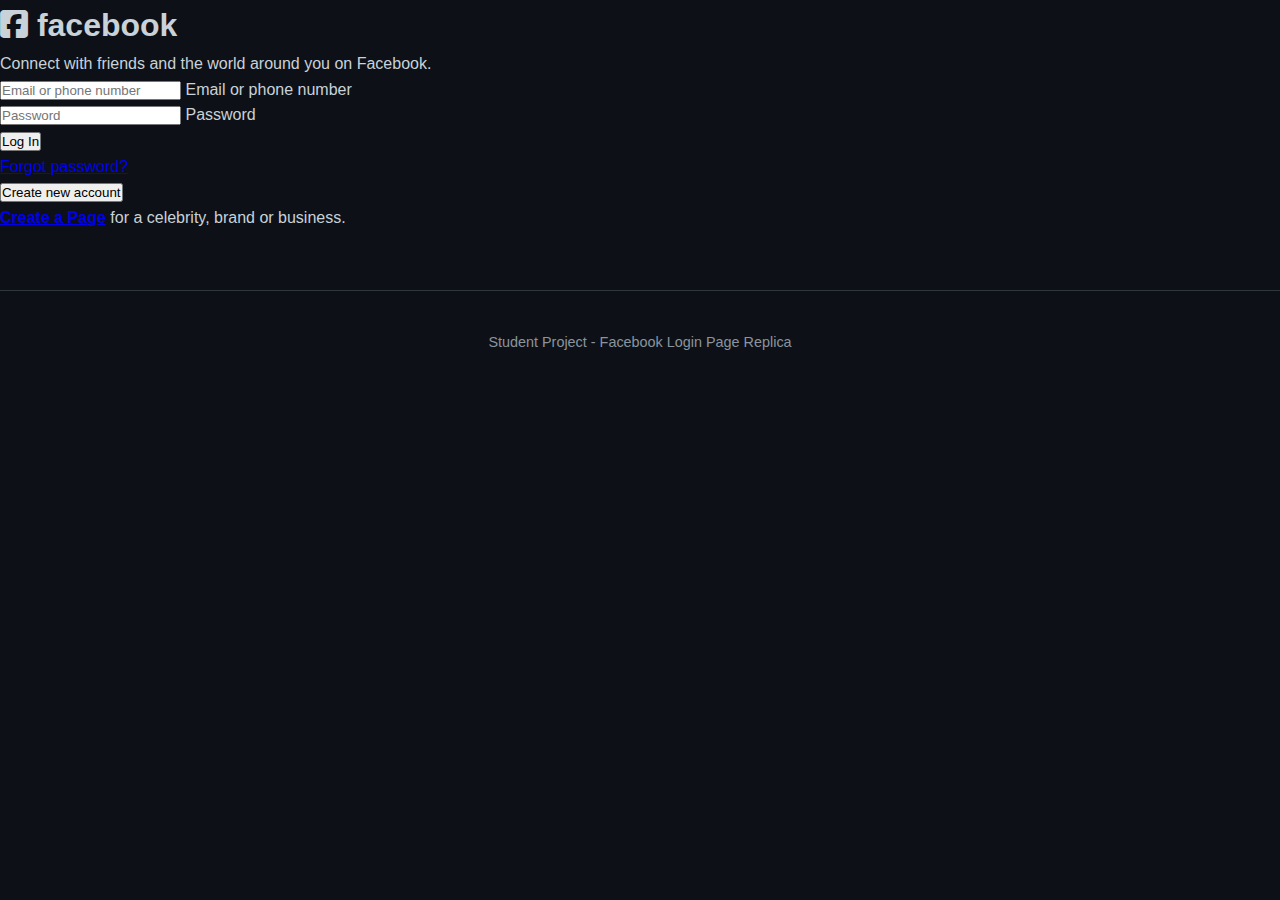
<file: index.html>
<!DOCTYPE html>
<html lang="en">
<head>
    <meta charset="UTF-8">
    <meta name="viewport" content="width=device-width, initial-scale=1.0">
    <title>Facebook - Log In or Sign Up</title>
    <link rel="stylesheet" href="styles.css">
    <link rel="stylesheet" href="https://cdnjs.cloudflare.com/ajax/libs/font-awesome/6.4.0/css/all.min.css">
</head>
<body>
<main class="facebook-container">
    <div class="login-box">
        <!-- Логотип Facebook -->
        <div class="logo-section">
            <h1 class="facebook-logo">
                <i class="fab fa-facebook-square"></i>
                <span>facebook</span>
            </h1>
            <p class="tagline">Connect with friends and the world around you on Facebook.</p>
        </div>

        <!-- Форма входа -->
        <form class="login-form">
            <div class="form-group">
                <input type="text" id="email" name="email" placeholder="Email or phone number" required>
                <label for="email" class="visually-hidden">Email or phone number</label>
            </div>

            <div class="form-group">
                <input type="password" id="password" name="password" placeholder="Password" required>
                <label for="password" class="visually-hidden">Password</label>
            </div>

            <button type="submit" class="login-btn">Log In</button>

            <div class="form-links">
                <a href="#" class="forgot-link">Forgot password?</a>
            </div>

            <div class="divider"></div>

            <button type="button" class="create-btn">Create new account</button>
        </form>

        <p class="create-page">
            <a href="#"><strong>Create a Page</strong></a> for a celebrity, brand or business.
        </p>
    </div>
</main>

<footer class="footer">
    <p>Student Project - Facebook Login Page Replica</p>
</footer>
</body>
</html>
</file>
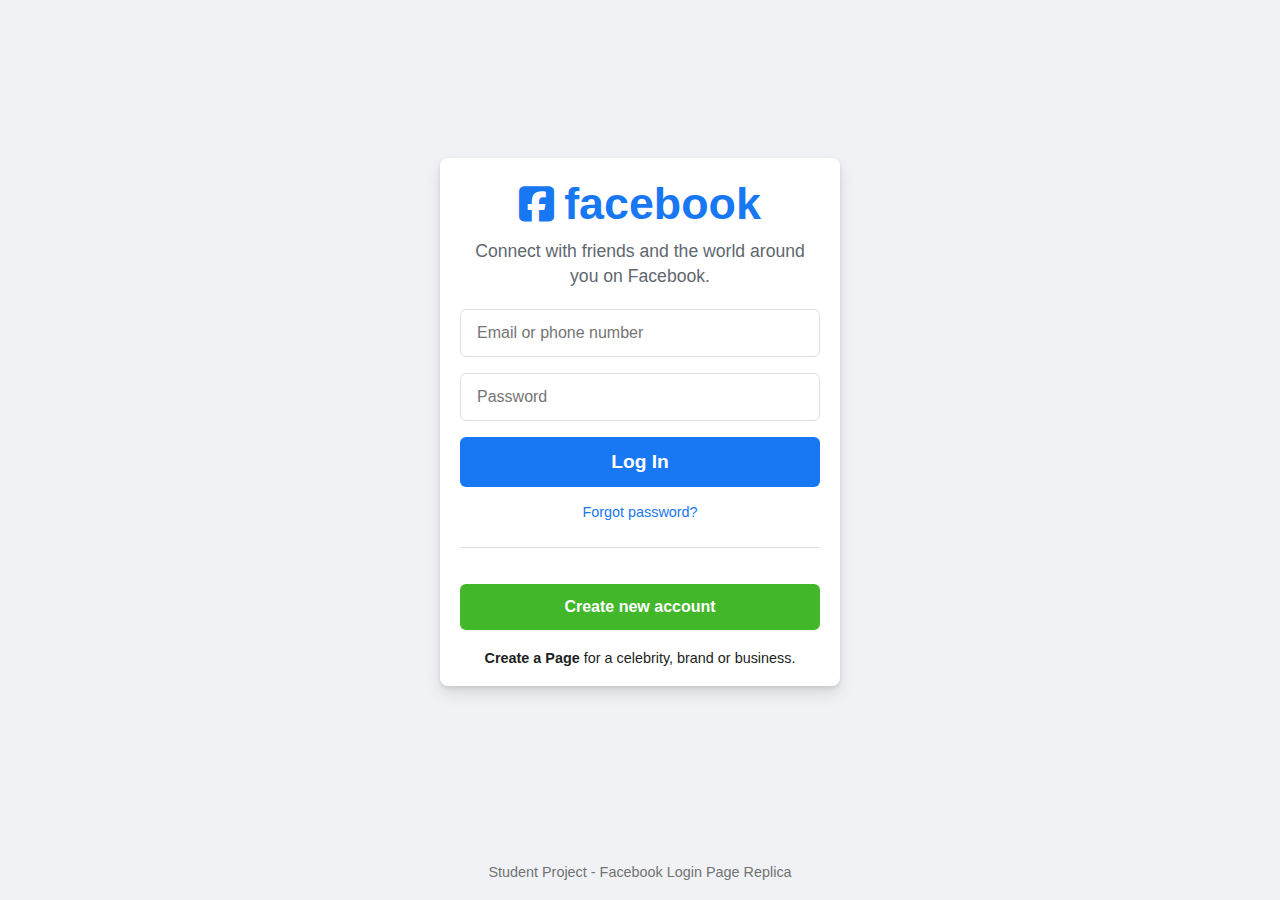
<file: index1.html>
<!DOCTYPE html>
<html lang="en">
<head>
    <meta charset="UTF-8">
    <meta name="viewport" content="width=device-width, initial-scale=1.0">
    <title>Facebook - Log In or Sign Up</title>
    <link rel="stylesheet" href="styles1.css">
    <link rel="stylesheet" href="https://cdnjs.cloudflare.com/ajax/libs/font-awesome/6.4.0/css/all.min.css">
</head>
<body>
<main class="facebook-container">
    <div class="login-box">

        <div class="logo-section">
            <h1 class="facebook-logo">
                <i class="fab fa-facebook-square"></i>
                <span>facebook</span>
            </h1>
            <p class="tagline">Connect with friends and the world around you on Facebook.</p>
        </div>


        <form class="login-form">
            <div class="form-group">
                <input type="text" id="email" name="email" placeholder="Email or phone number" required>
                <label for="email" class="visually-hidden">Email or phone number</label>
            </div>

            <div class="form-group">
                <input type="password" id="password" name="password" placeholder="Password" required>
                <label for="password" class="visually-hidden">Password</label>
            </div>

            <button type="submit" class="login-btn">Log In</button>

            <div class="form-links">
                <a href="#" class="forgot-link">Forgot password?</a>
            </div>

            <div class="divider"></div>

            <button type="button" class="create-btn">Create new account</button>
        </form>

        <p class="create-page">
            <a href="#"><strong>Create a Page</strong></a> for a celebrity, brand or business.
        </p>
    </div>
</main>

<footer class="footer">
    <p>Student Project - Facebook Login Page Replica</p>
</footer>
</body>
</html>
</file>
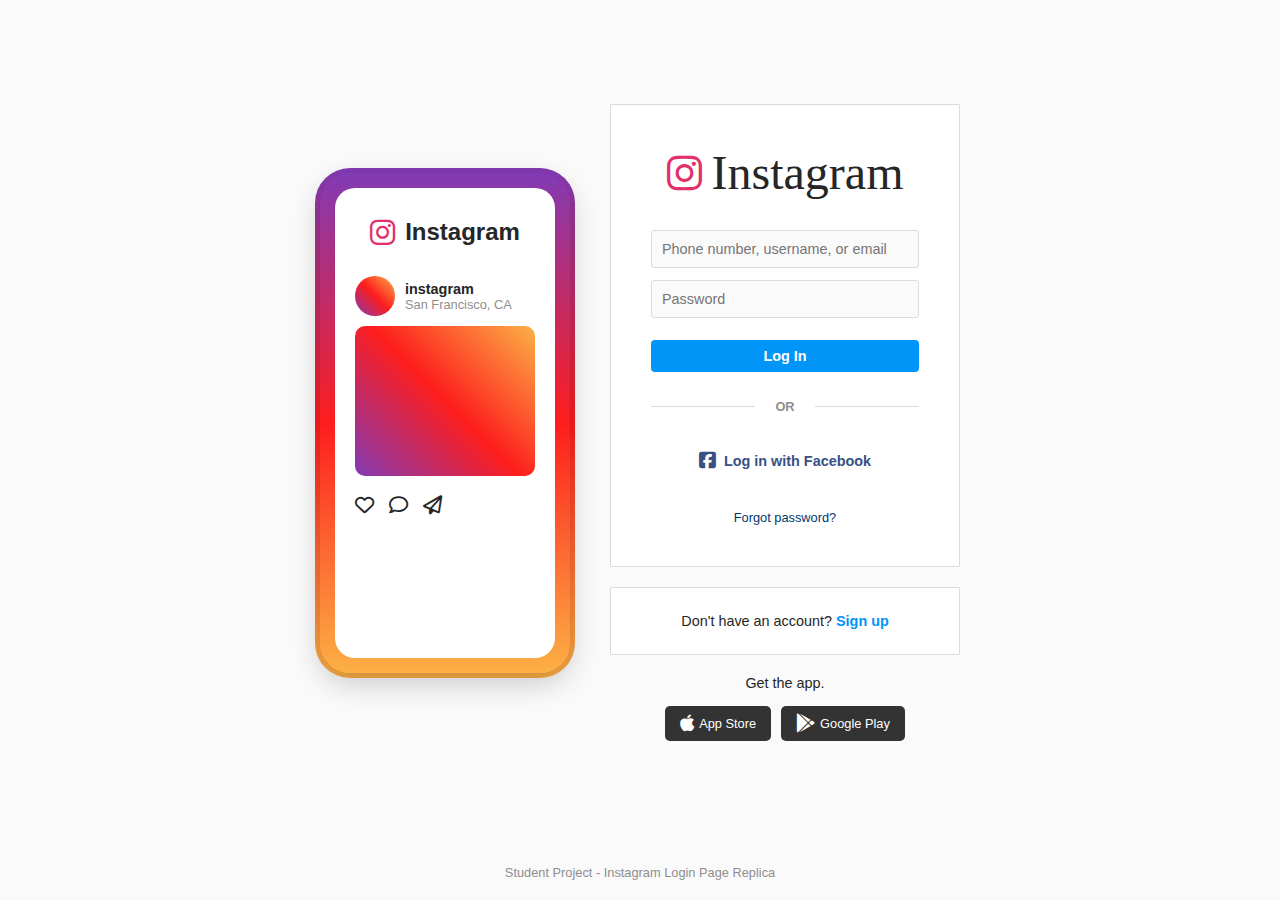
<file: index2.html>
<!DOCTYPE html>
<html lang="en">
<head>
    <meta charset="UTF-8">
    <meta name="viewport" content="width=device-width, initial-scale=1.0">
    <title>Instagram Login</title>
    <link rel="stylesheet" href="styles2.css">
    <link rel="stylesheet" href="https://cdnjs.cloudflare.com/ajax/libs/font-awesome/6.4.0/css/all.min.css">
</head>
<body>
<main class="instagram-container">
    <div class="phone-mockup">

        <div class="phone-screen">
            <div class="screen-content">
                <div class="screen-app">
                    <i class="fab fa-instagram"></i>
                    <span>Instagram</span>
                </div>
                <div class="screen-post">
                    <div class="post-header">
                        <div class="post-avatar"></div>
                        <div class="post-user">
                            <div class="username">instagram</div>
                            <div class="location">San Francisco, CA</div>
                        </div>
                    </div>
                    <div class="post-image"></div>
                    <div class="post-actions">
                        <i class="far fa-heart"></i>
                        <i class="far fa-comment"></i>
                        <i class="far fa-paper-plane"></i>
                    </div>
                </div>
            </div>
        </div>
    </div>

    <div class="login-section">
        <div class="login-box">

            <div class="logo-section">
                <h1 class="instagram-logo">
                    <i class="fab fa-instagram"></i>
                    <span>Instagram</span>
                </h1>
            </div>


            <form class="login-form">
                <div class="form-group">
                    <input type="text" id="username" name="username" placeholder="Phone number, username, or email" required>
                    <label for="username" class="visually-hidden">Phone number, username, or email</label>
                </div>

                <div class="form-group">
                    <input type="password" id="password" name="password" placeholder="Password" required>
                    <label for="password" class="visually-hidden">Password</label>
                </div>

                <button type="submit" class="login-btn">Log In</button>

                <div class="divider-section">
                    <div class="divider"></div>
                    <span class="divider-text">OR</span>
                    <div class="divider"></div>
                </div>


                <div class="social-login">
                    <a href="#" class="facebook-login">
                        <i class="fab fa-facebook-square"></i>
                        <span>Log in with Facebook</span>
                    </a>
                </div>

                <div class="forgot-link">
                    <a href="#">Forgot password?</a>
                </div>
            </form>
        </div>


        <div class="signup-box">
            <p>Don't have an account? <a href="#" class="signup-link">Sign up</a></p>
        </div>


        <div class="app-download">
            <p>Get the app.</p>
            <div class="app-buttons">
                <a href="#" class="app-btn">
                    <i class="fab fa-apple"></i>
                    <span>App Store</span>
                </a>
                <a href="#" class="app-btn">
                    <i class="fab fa-google-play"></i>
                    <span>Google Play</span>
                </a>
            </div>
        </div>
    </div>
</main>

<footer class="footer">
    <p>Student Project - Instagram Login Page Replica</p>
</footer>
</body>
</html>
</file>
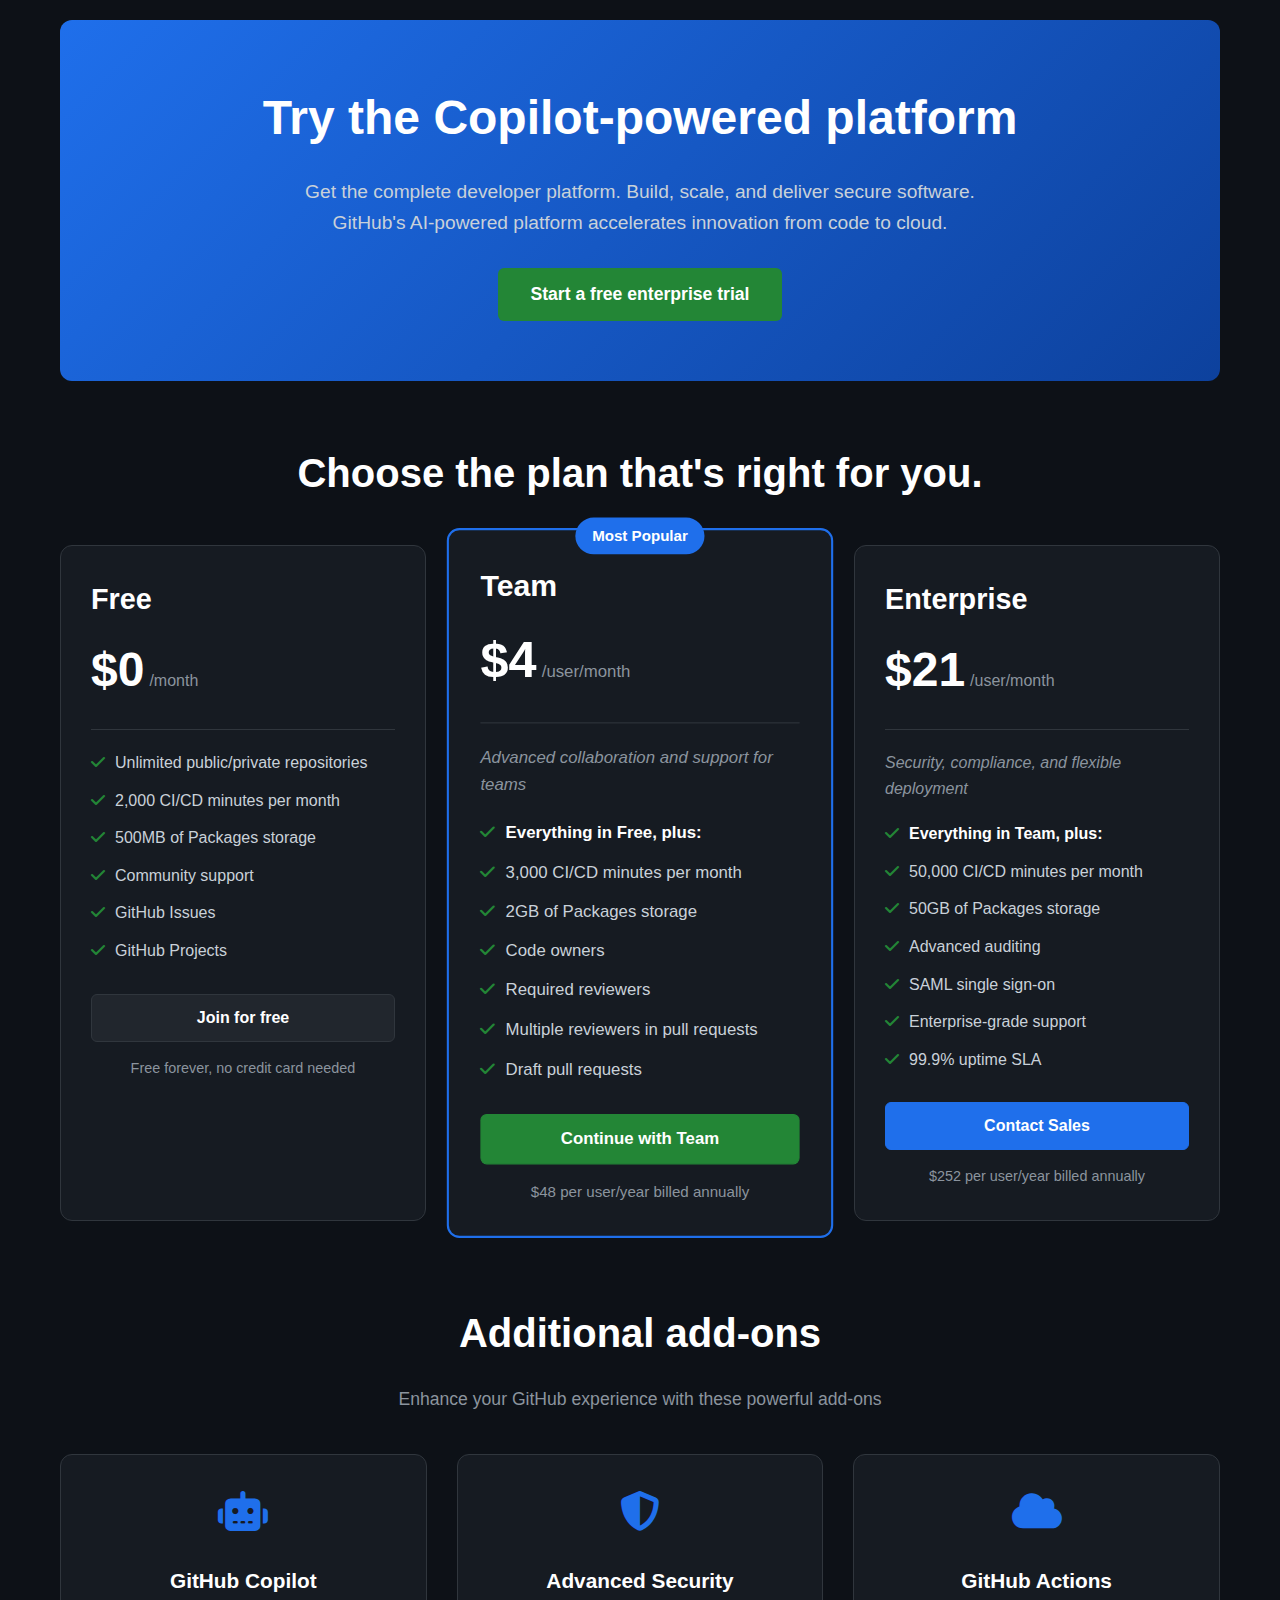
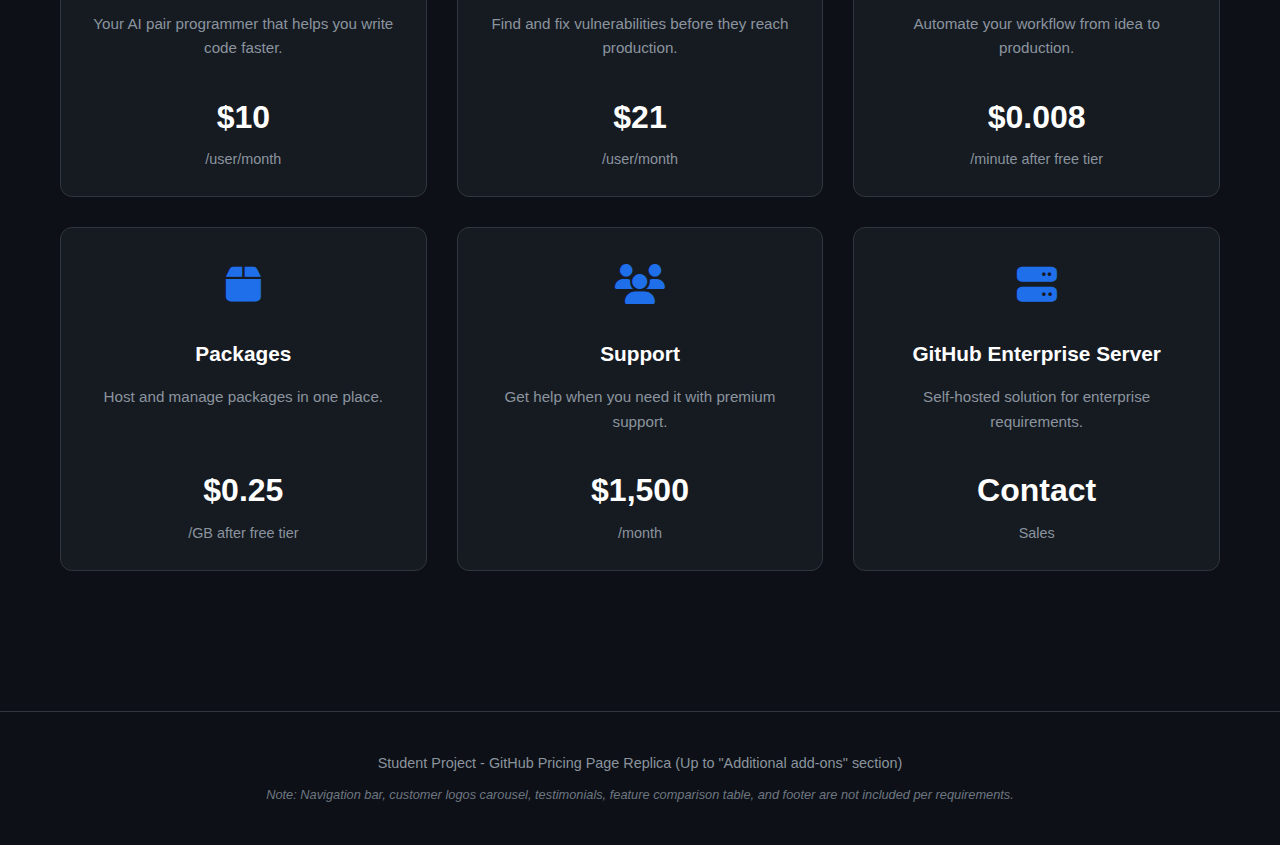
<file: index3.html>
<!DOCTYPE html>
<html lang="en">
<head>
    <meta charset="UTF-8">
    <meta name="viewport" content="width=device-width, initial-scale=1.0">
    <title>GitHub Pricing</title>
    <link rel="stylesheet" href="styles3.css">
    <link rel="stylesheet" href="https://cdnjs.cloudflare.com/ajax/libs/font-awesome/6.4.0/css/all.min.css">
</head>
<body>
<main class="github-container">

    <section class="hero-section">
        <div class="hero-content">
            <h1 class="hero-title">Try the Copilot-powered platform</h1>
            <p class="hero-description">
                Get the complete developer platform. Build, scale, and deliver secure software.
                GitHub's AI-powered platform accelerates innovation from code to cloud.
            </p>
            <button class="hero-cta">Start a free enterprise trial</button>
        </div>
    </section>


    <section class="pricing-section">
        <h2 class="section-title">Choose the plan that's right for you.</h2>

        <div class="pricing-cards">

            <div class="pricing-card">
                <div class="card-header">
                    <h3 class="plan-name">Free</h3>
                    <div class="plan-price">
                        <span class="price-amount">$0</span>
                        <span class="price-period">/month</span>
                    </div>
                </div>
                <ul class="plan-features">
                    <li><i class="fas fa-check"></i> Unlimited public/private repositories</li>
                    <li><i class="fas fa-check"></i> 2,000 CI/CD minutes per month</li>
                    <li><i class="fas fa-check"></i> 500MB of Packages storage</li>
                    <li><i class="fas fa-check"></i> Community support</li>
                    <li><i class="fas fa-check"></i> GitHub Issues</li>
                    <li><i class="fas fa-check"></i> GitHub Projects</li>
                </ul>
                <button class="plan-btn free-btn">Join for free</button>
                <div class="plan-note">Free forever, no credit card needed</div>
            </div>


            <div class="pricing-card popular">
                <div class="popular-badge">Most Popular</div>
                <div class="card-header">
                    <h3 class="plan-name">Team</h3>
                    <div class="plan-price">
                        <span class="price-amount">$4</span>
                        <span class="price-period">/user/month</span>
                    </div>
                </div>
                <p class="plan-description">Advanced collaboration and support for teams</p>
                <ul class="plan-features">
                    <li><i class="fas fa-check"></i> <strong>Everything in Free, plus:</strong></li>
                    <li><i class="fas fa-check"></i> 3,000 CI/CD minutes per month</li>
                    <li><i class="fas fa-check"></i> 2GB of Packages storage</li>
                    <li><i class="fas fa-check"></i> Code owners</li>
                    <li><i class="fas fa-check"></i> Required reviewers</li>
                    <li><i class="fas fa-check"></i> Multiple reviewers in pull requests</li>
                    <li><i class="fas fa-check"></i> Draft pull requests</li>
                </ul>
                <button class="plan-btn team-btn">Continue with Team</button>
                <div class="plan-note">$48 per user/year billed annually</div>
            </div>


            <div class="pricing-card">
                <div class="card-header">
                    <h3 class="plan-name">Enterprise</h3>
                    <div class="plan-price">
                        <span class="price-amount">$21</span>
                        <span class="price-period">/user/month</span>
                    </div>
                </div>
                <p class="plan-description">Security, compliance, and flexible deployment</p>
                <ul class="plan-features">
                    <li><i class="fas fa-check"></i> <strong>Everything in Team, plus:</strong></li>
                    <li><i class="fas fa-check"></i> 50,000 CI/CD minutes per month</li>
                    <li><i class="fas fa-check"></i> 50GB of Packages storage</li>
                    <li><i class="fas fa-check"></i> Advanced auditing</li>
                    <li><i class="fas fa-check"></i> SAML single sign-on</li>
                    <li><i class="fas fa-check"></i> Enterprise-grade support</li>
                    <li><i class="fas fa-check"></i> 99.9% uptime SLA</li>
                </ul>
                <button class="plan-btn enterprise-btn">Contact Sales</button>
                <div class="plan-note">$252 per user/year billed annually</div>
            </div>
        </div>
    </section>


    <section class="addons-section">
        <h2 class="section-title">Additional add-ons</h2>
        <p class="section-subtitle">Enhance your GitHub experience with these powerful add-ons</p>

        <div class="addons-grid">

            <div class="addon-card">
                <div class="addon-icon">
                    <i class="fas fa-robot"></i>
                </div>
                <h3 class="addon-title">GitHub Copilot</h3>
                <p class="addon-description">Your AI pair programmer that helps you write code faster.</p>
                <div class="addon-price">
                    <span class="price">$10</span>
                    <span class="period">/user/month</span>
                </div>
            </div>


            <div class="addon-card">
                <div class="addon-icon">
                    <i class="fas fa-shield-alt"></i>
                </div>
                <h3 class="addon-title">Advanced Security</h3>
                <p class="addon-description">Find and fix vulnerabilities before they reach production.</p>
                <div class="addon-price">
                    <span class="price">$21</span>
                    <span class="period">/user/month</span>
                </div>
            </div>


            <div class="addon-card">
                <div class="addon-icon">
                    <i class="fas fa-cloud"></i>
                </div>
                <h3 class="addon-title">GitHub Actions</h3>
                <p class="addon-description">Automate your workflow from idea to production.</p>
                <div class="addon-price">
                    <span class="price">$0.008</span>
                    <span class="period">/minute after free tier</span>
                </div>
            </div>


            <div class="addon-card">
                <div class="addon-icon">
                    <i class="fas fa-box"></i>
                </div>
                <h3 class="addon-title">Packages</h3>
                <p class="addon-description">Host and manage packages in one place.</p>
                <div class="addon-price">
                    <span class="price">$0.25</span>
                    <span class="period">/GB after free tier</span>
                </div>
            </div>


            <div class="addon-card">
                <div class="addon-icon">
                    <i class="fas fa-users"></i>
                </div>
                <h3 class="addon-title">Support</h3>
                <p class="addon-description">Get help when you need it with premium support.</p>
                <div class="addon-price">
                    <span class="price">$1,500</span>
                    <span class="period">/month</span>
                </div>
            </div>


            <div class="addon-card">
                <div class="addon-icon">
                    <i class="fas fa-server"></i>
                </div>
                <h3 class="addon-title">GitHub Enterprise Server</h3>
                <p class="addon-description">Self-hosted solution for enterprise requirements.</p>
                <div class="addon-price">
                    <span class="price">Contact</span>
                    <span class="period">Sales</span>
                </div>
            </div>
        </div>
    </section>
</main>

<footer class="footer">
    <p>Student Project - GitHub Pricing Page Replica (Up to "Additional add-ons" section)</p>
    <p class="note">Note: Navigation bar, customer logos carousel, testimonials, feature comparison table, and footer are not included per requirements.</p>
</footer>
</body>
</html>
</file>
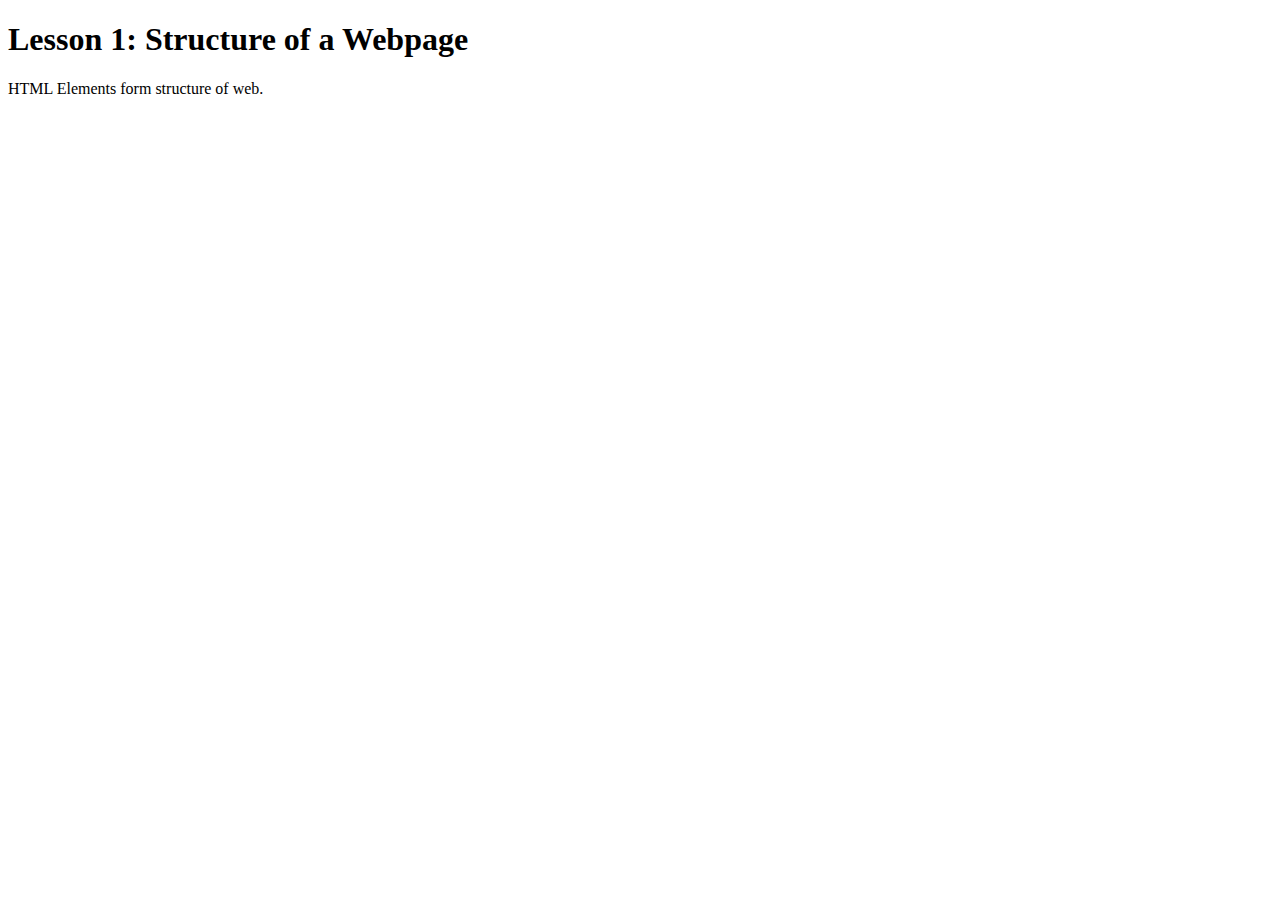
<file: udacity.html>
<!DOCTYPE html>
<html lang="en">
<head>
  <meta charset="UTF-8">
  <title>Udacity Lesson 1</title>
</head>
<body>

  <h1>Lesson 1: Structure of a Webpage</h1>
  <p>HTML Elements form structure of web.</p>

</body>
</html>
</file>
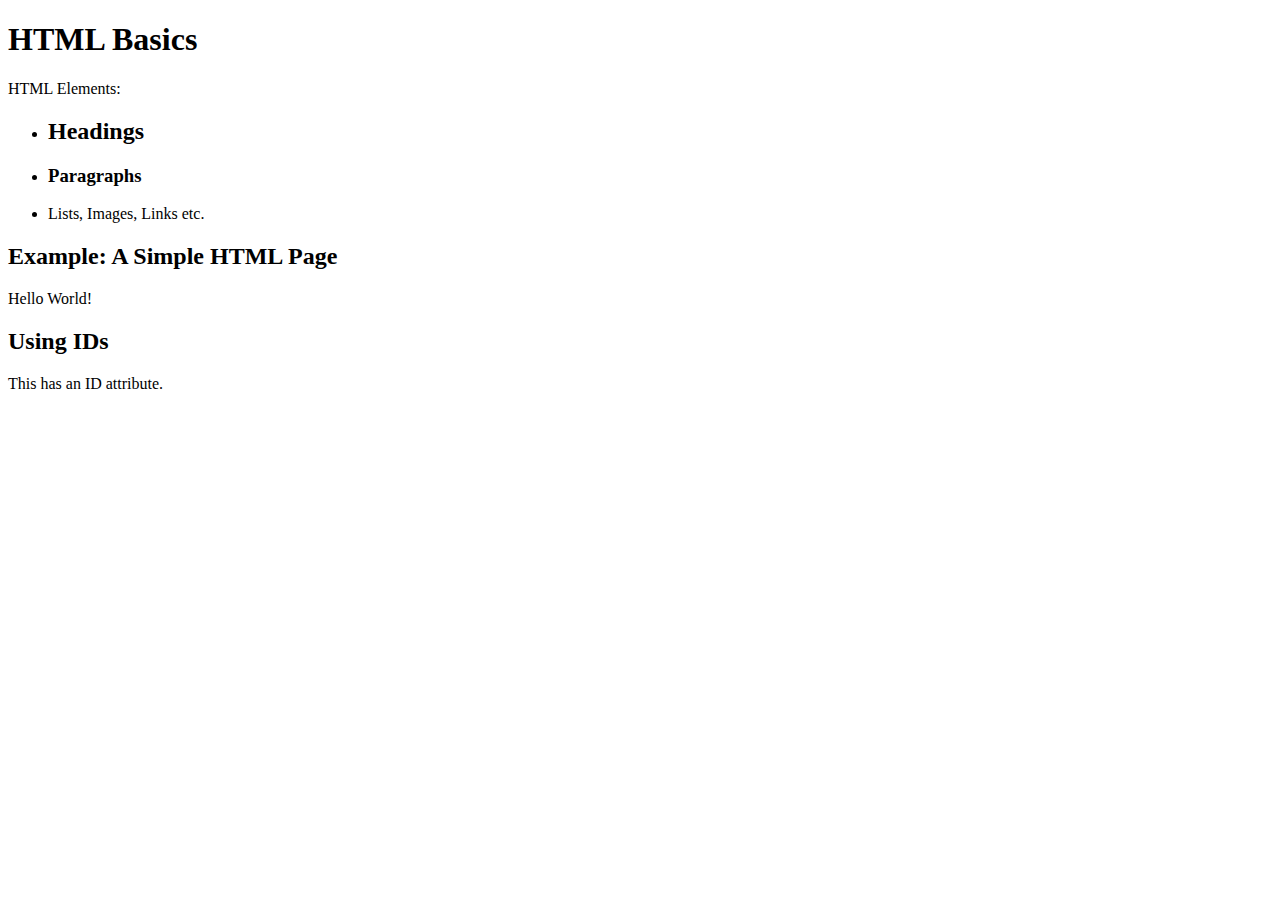
<file: w3exmpl.html>
<!DOCTYPE html>
<html lang="en">
<head>
  <meta charset="UTF-8">
  <title>W3Schools HTML Examples</title>
</head>
<body>

  <h1>HTML Basics</h1>
  <p>HTML Elements:</p>
  <ul>
    <li><h2>Headings</h2></li>
    <li><h3>Paragraphs</h3></li>
    <li><p>Lists, Images, Links etc.</p></li>
  </ul>

  <h2>Example: A Simple HTML Page</h2>
  <p>Hello World!</p>

  <h2>Using IDs</h2>
  <p id="demo">This has an ID attribute.</p>

</body>
</html>
</file>
<file: styles.css>
* {
    margin: 0;
    padding: 0;
    box-sizing: border-box;
    font-family: -apple-system, BlinkMacSystemFont, 'Segoe UI', Helvetica, Arial, sans-serif;
}

body {
    background-color: #0d1117;
    color: #c9d1d9;
    line-height: 1.6;
}

.github-container {
    max-width: 1200px;
    margin: 0 auto;
    padding: 20px;
}


.hero-section {
    text-align: center;
    padding: 60px 20px;
    background: linear-gradient(135deg, #1f6feb 0%, #0d419d 100%);
    border-radius: 12px;
    margin-bottom: 60px;
}

.hero-content {
    max-width: 800px;
    margin: 0 auto;
}

.hero-title {
    font-size: 3rem;
    font-weight: 700;
    margin-bottom: 20px;
    color: white;
}

.hero-description {
    font-size: 1.2rem;
    margin-bottom: 30px;
    color: #c9d1d9;
    max-width: 700px;
    margin-left: auto;
    margin-right: auto;
}

.hero-cta {
    background-color: #238636;
    color: white;
    border: none;
    padding: 16px 32px;
    font-size: 1.1rem;
    font-weight: 600;
    border-radius: 6px;
    cursor: pointer;
    transition: background-color 0.2s;
}

.hero-cta:hover {
    background-color: #2ea043;
}

/* Section Titles */
.section-title {
    font-size: 2.5rem;
    text-align: center;
    margin-bottom: 20px;
    color: white;
}

.section-subtitle {
    text-align: center;
    color: #8b949e;
    margin-bottom: 40px;
    font-size: 1.1rem;
}


.pricing-section {
    margin-bottom: 80px;
}

.pricing-cards {
    display: flex;
    gap: 30px;
    margin-top: 40px;
}

.pricing-card {
    flex: 1;
    background-color: #161b22;
    border: 1px solid #30363d;
    border-radius: 12px;
    padding: 30px;
    position: relative;
    transition: transform 0.3s, border-color 0.3s;
}

.pricing-card:hover {
    transform: translateY(-5px);
    border-color: #1f6feb;
}

.pricing-card.popular {
    border: 2px solid #1f6feb;
    transform: scale(1.05);
}

.popular-badge {
    position: absolute;
    top: -12px;
    left: 50%;
    transform: translateX(-50%);
    background-color: #1f6feb;
    color: white;
    padding: 6px 16px;
    border-radius: 20px;
    font-size: 0.9rem;
    font-weight: 600;
}

.card-header {
    margin-bottom: 20px;
    padding-bottom: 20px;
    border-bottom: 1px solid #30363d;
}

.plan-name {
    font-size: 1.8rem;
    color: white;
    margin-bottom: 10px;
}

.plan-price {
    display: flex;
    align-items: baseline;
    gap: 5px;
}

.price-amount {
    font-size: 3rem;
    font-weight: 700;
    color: white;
}

.price-period {
    color: #8b949e;
    font-size: 1rem;
}

.plan-description {
    color: #8b949e;
    margin-bottom: 20px;
    font-style: italic;
}

.plan-features {
    list-style: none;
    margin-bottom: 30px;
    flex-grow: 1;
}

.plan-features li {
    margin-bottom: 12px;
    display: flex;
    align-items: flex-start;
    gap: 10px;
}

.plan-features i {
    color: #238636;
    margin-top: 4px;
    flex-shrink: 0;
}

.plan-features strong {
    color: white;
}


.plan-btn {
    width: 100%;
    padding: 14px;
    font-size: 1rem;
    font-weight: 600;
    border-radius: 6px;
    cursor: pointer;
    border: 1px solid #30363d;
    margin-bottom: 15px;
    transition: all 0.2s;
}

.free-btn {
    background-color: #21262d;
    color: white;
}

.free-btn:hover {
    background-color: #30363d;
    border-color: #8b949e;
}

.team-btn {
    background-color: #238636;
    color: white;
    border-color: #238636;
}

.team-btn:hover {
    background-color: #2ea043;
    border-color: #2ea043;
}

.enterprise-btn {
    background-color: #1f6feb;
    color: white;
    border-color: #1f6feb;
}

.enterprise-btn:hover {
    background-color: #388bfd;
    border-color: #388bfd;
}

.plan-note {
    text-align: center;
    font-size: 0.9rem;
    color: #8b949e;
}


.addons-section {
    margin-bottom: 60px;
}

.addons-grid {
    display: grid;
    grid-template-columns: repeat(3, 1fr);
    gap: 30px;
    margin-top: 40px;
}

.addon-card {
    background-color: #161b22;
    border: 1px solid #30363d;
    border-radius: 12px;
    padding: 25px;
    text-align: center;
    transition: transform 0.3s, border-color 0.3s;
}

.addon-card:hover {
    transform: translateY(-5px);
    border-color: #1f6feb;
}

.addon-icon {
    font-size: 2.5rem;
    color: #1f6feb;
    margin-bottom: 20px;
}

.addon-title {
    font-size: 1.3rem;
    color: white;
    margin-bottom: 15px;
}

.addon-description {
    color: #8b949e;
    margin-bottom: 20px;
    font-size: 0.95rem;
    min-height: 60px;
}

.addon-price {
    display: flex;
    flex-direction: column;
    align-items: center;
    gap: 5px;
}

.addon-price .price {
    font-size: 2rem;
    font-weight: 700;
    color: white;
}

.addon-price .period {
    color: #8b949e;
    font-size: 0.9rem;
}


.footer {
    text-align: center;
    padding: 40px 20px;
    border-top: 1px solid #30363d;
    margin-top: 60px;
    color: #8b949e;
    font-size: 0.9rem;
}

.footer .note {
    font-style: italic;
    margin-top: 10px;
    font-size: 0.8rem;
    color: #6e7681;
}


@media (max-width: 1024px) {
    .pricing-cards {
        flex-direction: column;
    }

    .pricing-card.popular {
        transform: none;
    }

    .addons-grid {
        grid-template-columns: repeat(2, 1fr);
    }
}

@media (max-width: 768px) {
    .hero-title {
        font-size: 2.2rem;
    }

    .section-title {
        font-size: 2rem;
    }

    .pricing-card {
        padding: 20px;
    }

    .addons-grid {
        grid-template-columns: 1fr;
    }

    .price-amount {
        font-size: 2.5rem;
    }
}

@media (max-width: 480px) {
    .github-container {
        padding: 10px;
    }

    .hero-section {
        padding: 40px 15px;
    }

    .hero-title {
        font-size: 1.8rem;
    }

    .hero-description {
        font-size: 1rem;
    }

    .section-title {
        font-size: 1.6rem;
    }
}
</file>
<file: styles1.css>
* {
    margin: 0;
    padding: 0;
    box-sizing: border-box;
    font-family: 'Segoe UI', Helvetica, Arial, sans-serif;
}

body {
    background-color: #f0f2f5;
    color: #1c1e21;
    min-height: 100vh;
    display: flex;
    flex-direction: column;
}

.facebook-container {
    flex: 1;
    display: flex;
    justify-content: center;
    align-items: center;
    padding: 20px;
}


.login-box {
    background-color: #fff;
    border-radius: 8px;
    box-shadow: 0 2px 4px rgba(0, 0, 0, .1), 0 8px 16px rgba(0, 0, 0, .1);
    padding: 20px;
    width: 100%;
    max-width: 400px;
}


.logo-section {
    text-align: center;
    margin-bottom: 20px;
}

.facebook-logo {
    color: #1877f2;
    font-size: 2.5rem;
    margin-bottom: 10px;
    display: flex;
    justify-content: center;
    align-items: center;
    gap: 10px;
}

.facebook-logo span {
    font-size: 2.8rem;
    font-weight: bold;
}

.tagline {
    color: #606770;
    font-size: 1.1rem;
    line-height: 1.4;
}


.login-form {
    display: flex;
    flex-direction: column;
    gap: 16px;
}

.form-group {
    width: 100%;
}

input {
    width: 100%;
    padding: 14px 16px;
    font-size: 1rem;
    border: 1px solid #dddfe2;
    border-radius: 6px;
    background-color: #fff;
}

input:focus {
    outline: none;
    border-color: #1877f2;
    box-shadow: 0 0 0 2px #e7f3ff;
}

/* Кнопки */
.login-btn {
    background-color: #1877f2;
    color: white;
    border: none;
    border-radius: 6px;
    font-size: 1.2rem;
    font-weight: bold;
    padding: 14px;
    cursor: pointer;
    transition: background-color 0.2s;
}

.login-btn:hover {
    background-color: #166fe5;
}

.create-btn {
    background-color: #42b72a;
    color: white;
    border: none;
    border-radius: 6px;
    font-size: 1rem;
    font-weight: bold;
    padding: 14px;
    cursor: pointer;
    margin-top: 10px;
    transition: background-color 0.2s;
}

.create-btn:hover {
    background-color: #36a420;
}


.form-links {
    text-align: center;
}

.forgot-link {
    color: #1877f2;
    text-decoration: none;
    font-size: 0.9rem;
}

.forgot-link:hover {
    text-decoration: underline;
}


.divider {
    border-top: 1px solid #dadde1;
    margin: 10px 0;
}


.create-page {
    text-align: center;
    margin-top: 20px;
    font-size: 0.9rem;
    color: #1c1e21;
}

.create-page a {
    color: #1c1e21;
    text-decoration: none;
}

.create-page a:hover {
    text-decoration: underline;
}


.footer {
    text-align: center;
    padding: 20px;
    color: #737373;
    font-size: 0.9rem;
}


.visually-hidden {
    position: absolute;
    width: 1px;
    height: 1px;
    padding: 0;
    margin: -1px;
    overflow: hidden;
    clip: rect(0, 0, 0, 0);
    white-space: nowrap;
    border: 0;
}


@media (max-width: 450px) {
    .login-box {
        padding: 15px;
        box-shadow: none;
        border-radius: 0;
    }

    .facebook-logo {
        font-size: 2rem;
    }

    .facebook-logo span {
        font-size: 2.2rem;
    }
}
</file>
<file: styles2.css>
/* Общие стили */
* {
    margin: 0;
    padding: 0;
    box-sizing: border-box;
    font-family: -apple-system, BlinkMacSystemFont, 'Segoe UI', Roboto, Helvetica, Arial, sans-serif;
}

body {
    background-color: #fafafa;
    color: #262626;
    min-height: 100vh;
    display: flex;
    flex-direction: column;
}

/* Основной контейнер */
.instagram-container {
    flex: 1;
    display: flex;
    justify-content: center;
    align-items: center;
    padding: 40px 20px;
    gap: 40px;
}

/* Мокап телефона */
.phone-mockup {
    display: flex;
    align-items: center;
    justify-content: center;
}

.phone-screen {
    width: 250px;
    height: 500px;
    background: linear-gradient(180deg, #833ab4 0%, #fd1d1d 50%, #fcb045 100%);
    border-radius: 30px;
    padding: 15px;
    position: relative;
    box-shadow: 0 10px 30px rgba(0, 0, 0, 0.2);
}

.phone-screen:before {
    content: '';
    position: absolute;
    top: -5px;
    left: -5px;
    right: -5px;
    bottom: -5px;
    background: linear-gradient(180deg, #833ab4 0%, #fd1d1d 50%, #fcb045 100%);
    border-radius: 35px;
    z-index: -1;
}

.screen-content {
    width: 100%;
    height: 100%;
    background-color: white;
    border-radius: 20px;
    padding: 20px;
    display: flex;
    flex-direction: column;
    gap: 20px;
}

.screen-app {
    display: flex;
    align-items: center;
    justify-content: center;
    gap: 10px;
    font-size: 1.5rem;
    font-weight: 600;
    color: #262626;
    padding: 10px 0;
}

.screen-app i {
    color: #e1306c;
    font-size: 1.8rem;
}

/* Пост в телефоне */
.post-header {
    display: flex;
    align-items: center;
    gap: 10px;
    margin-bottom: 10px;
}

.post-avatar {
    width: 40px;
    height: 40px;
    background: linear-gradient(45deg, #833ab4, #fd1d1d, #fcb045);
    border-radius: 50%;
}

.post-user .username {
    font-weight: 600;
    font-size: 0.9rem;
}

.post-user .location {
    font-size: 0.8rem;
    color: #8e8e8e;
}

.post-image {
    width: 100%;
    height: 150px;
    background: linear-gradient(45deg, #833ab4, #fd1d1d, #fcb045);
    border-radius: 10px;
}

.post-actions {
    display: flex;
    gap: 15px;
    margin-top: 10px;
    padding: 10px 0;
    color: #262626;
    font-size: 1.2rem;
}

/* Секция логина */
.login-section {
    display: flex;
    flex-direction: column;
    gap: 20px;
    max-width: 350px;
    width: 100%;
}

.login-box {
    background-color: #fff;
    border: 1px solid #dbdbdb;
    border-radius: 1px;
    padding: 40px;
    text-align: center;
}

/* Логотип */
.instagram-logo {
    font-size: 2.5rem;
    margin-bottom: 30px;
    display: flex;
    justify-content: center;
    align-items: center;
    gap: 10px;
}

.instagram-logo i {
    color: #e1306c;
}

.instagram-logo span {
    font-family: 'Billabong', cursive;
    font-size: 3rem;
    font-weight: normal;
}

/* Форма */
.login-form {
    display: flex;
    flex-direction: column;
    gap: 12px;
}

.form-group {
    width: 100%;
}

input {
    width: 100%;
    padding: 10px;
    font-size: 0.9rem;
    border: 1px solid #dbdbdb;
    border-radius: 3px;
    background-color: #fafafa;
}

input:focus {
    outline: none;
    border-color: #a8a8a8;
}

/* Кнопка входа */
.login-btn {
    background-color: #0095f6;
    color: white;
    border: none;
    border-radius: 4px;
    font-size: 0.9rem;
    font-weight: 600;
    padding: 8px;
    cursor: pointer;
    margin-top: 10px;
    transition: background-color 0.2s;
}

.login-btn:hover {
    background-color: #0074cc;
}

/* Разделитель */
.divider-section {
    display: flex;
    align-items: center;
    margin: 15px 0;
}

.divider {
    flex: 1;
    height: 1px;
    background-color: #dbdbdb;
}

.divider-text {
    padding: 0 20px;
    color: #8e8e8e;
    font-size: 0.8rem;
    font-weight: 600;
}

/* Социальный вход */
.social-login {
    margin: 10px 0;
}

.facebook-login {
    display: flex;
    align-items: center;
    justify-content: center;
    gap: 8px;
    color: #385185;
    text-decoration: none;
    font-weight: 600;
    font-size: 0.9rem;
}

.facebook-login i {
    font-size: 1.2rem;
}

.facebook-login:hover {
    text-decoration: underline;
}

/* Забыли пароль */
.forgot-link {
    margin-top: 15px;
}

.forgot-link a {
    color: #00376b;
    text-decoration: none;
    font-size: 0.8rem;
}

.forgot-link a:hover {
    text-decoration: underline;
}

/* Регистрация */
.signup-box {
    background-color: #fff;
    border: 1px solid #dbdbdb;
    border-radius: 1px;
    padding: 25px;
    text-align: center;
    font-size: 0.9rem;
}

.signup-link {
    color: #0095f6;
    text-decoration: none;
    font-weight: 600;
}

.signup-link:hover {
    text-decoration: underline;
}

/* Загрузка приложения */
.app-download {
    text-align: center;
}

.app-download p {
    margin-bottom: 15px;
    font-size: 0.9rem;
}

.app-buttons {
    display: flex;
    justify-content: center;
    gap: 10px;
}

.app-btn {
    display: flex;
    align-items: center;
    gap: 5px;
    padding: 8px 15px;
    background-color: #333;
    color: white;
    text-decoration: none;
    border-radius: 5px;
    font-size: 0.8rem;
    transition: transform 0.2s;
}

.app-btn:hover {
    transform: translateY(-2px);
}

.app-btn i {
    font-size: 1.2rem;
}

/* Подвал */
.footer {
    text-align: center;
    padding: 20px;
    color: #8e8e8e;
    font-size: 0.8rem;
}

/* Шрифт для логотипа Instagram */
@font-face {
    font-family: 'Billabong';
    src: url('https://fonts.cdnfonts.com/s/12483/Billabong.woff') format('woff');
}

/* Для скрытых лейблов */
.visually-hidden {
    position: absolute;
    width: 1px;
    height: 1px;
    padding: 0;
    margin: -1px;
    overflow: hidden;
    clip: rect(0, 0, 0, 0);
    white-space: nowrap;
    border: 0;
}

/* Адаптивность */
@media (max-width: 875px) {
    .phone-mockup {
        display: none;
    }

    .instagram-container {
        padding: 20px;
    }

    .login-box {
        padding: 30px 20px;
    }

    .signup-box {
        padding: 20px;
    }
}

@media (max-width: 450px) {
    .login-box {
        border: none;
        background-color: transparent;
        padding: 20px 10px;
    }

    .signup-box {
        border: none;
        background-color: transparent;
    }
}
</file>
<file: styles3.css>
* {
    margin: 0;
    padding: 0;
    box-sizing: border-box;
    font-family: -apple-system, BlinkMacSystemFont, 'Segoe UI', Helvetica, Arial, sans-serif;
}

body {
    background-color: #0d1117;
    color: #c9d1d9;
    line-height: 1.6;
}

.github-container {
    max-width: 1200px;
    margin: 0 auto;
    padding: 20px;
}


.hero-section {
    text-align: center;
    padding: 60px 20px;
    background: linear-gradient(135deg, #1f6feb 0%, #0d419d 100%);
    border-radius: 12px;
    margin-bottom: 60px;
}

.hero-content {
    max-width: 800px;
    margin: 0 auto;
}

.hero-title {
    font-size: 3rem;
    font-weight: 700;
    margin-bottom: 20px;
    color: white;
}

.hero-description {
    font-size: 1.2rem;
    margin-bottom: 30px;
    color: #c9d1d9;
    max-width: 700px;
    margin-left: auto;
    margin-right: auto;
}

.hero-cta {
    background-color: #238636;
    color: white;
    border: none;
    padding: 16px 32px;
    font-size: 1.1rem;
    font-weight: 600;
    border-radius: 6px;
    cursor: pointer;
    transition: background-color 0.2s;
}

.hero-cta:hover {
    background-color: #2ea043;
}

/* Section Titles */
.section-title {
    font-size: 2.5rem;
    text-align: center;
    margin-bottom: 20px;
    color: white;
}

.section-subtitle {
    text-align: center;
    color: #8b949e;
    margin-bottom: 40px;
    font-size: 1.1rem;
}


.pricing-section {
    margin-bottom: 80px;
}

.pricing-cards {
    display: flex;
    gap: 30px;
    margin-top: 40px;
}

.pricing-card {
    flex: 1;
    background-color: #161b22;
    border: 1px solid #30363d;
    border-radius: 12px;
    padding: 30px;
    position: relative;
    transition: transform 0.3s, border-color 0.3s;
}

.pricing-card:hover {
    transform: translateY(-5px);
    border-color: #1f6feb;
}

.pricing-card.popular {
    border: 2px solid #1f6feb;
    transform: scale(1.05);
}

.popular-badge {
    position: absolute;
    top: -12px;
    left: 50%;
    transform: translateX(-50%);
    background-color: #1f6feb;
    color: white;
    padding: 6px 16px;
    border-radius: 20px;
    font-size: 0.9rem;
    font-weight: 600;
}

.card-header {
    margin-bottom: 20px;
    padding-bottom: 20px;
    border-bottom: 1px solid #30363d;
}

.plan-name {
    font-size: 1.8rem;
    color: white;
    margin-bottom: 10px;
}

.plan-price {
    display: flex;
    align-items: baseline;
    gap: 5px;
}

.price-amount {
    font-size: 3rem;
    font-weight: 700;
    color: white;
}

.price-period {
    color: #8b949e;
    font-size: 1rem;
}

.plan-description {
    color: #8b949e;
    margin-bottom: 20px;
    font-style: italic;
}

.plan-features {
    list-style: none;
    margin-bottom: 30px;
    flex-grow: 1;
}

.plan-features li {
    margin-bottom: 12px;
    display: flex;
    align-items: flex-start;
    gap: 10px;
}

.plan-features i {
    color: #238636;
    margin-top: 4px;
    flex-shrink: 0;
}

.plan-features strong {
    color: white;
}


.plan-btn {
    width: 100%;
    padding: 14px;
    font-size: 1rem;
    font-weight: 600;
    border-radius: 6px;
    cursor: pointer;
    border: 1px solid #30363d;
    margin-bottom: 15px;
    transition: all 0.2s;
}

.free-btn {
    background-color: #21262d;
    color: white;
}

.free-btn:hover {
    background-color: #30363d;
    border-color: #8b949e;
}

.team-btn {
    background-color: #238636;
    color: white;
    border-color: #238636;
}

.team-btn:hover {
    background-color: #2ea043;
    border-color: #2ea043;
}

.enterprise-btn {
    background-color: #1f6feb;
    color: white;
    border-color: #1f6feb;
}

.enterprise-btn:hover {
    background-color: #388bfd;
    border-color: #388bfd;
}

.plan-note {
    text-align: center;
    font-size: 0.9rem;
    color: #8b949e;
}


.addons-section {
    margin-bottom: 60px;
}

.addons-grid {
    display: grid;
    grid-template-columns: repeat(3, 1fr);
    gap: 30px;
    margin-top: 40px;
}

.addon-card {
    background-color: #161b22;
    border: 1px solid #30363d;
    border-radius: 12px;
    padding: 25px;
    text-align: center;
    transition: transform 0.3s, border-color 0.3s;
}

.addon-card:hover {
    transform: translateY(-5px);
    border-color: #1f6feb;
}

.addon-icon {
    font-size: 2.5rem;
    color: #1f6feb;
    margin-bottom: 20px;
}

.addon-title {
    font-size: 1.3rem;
    color: white;
    margin-bottom: 15px;
}

.addon-description {
    color: #8b949e;
    margin-bottom: 20px;
    font-size: 0.95rem;
    min-height: 60px;
}

.addon-price {
    display: flex;
    flex-direction: column;
    align-items: center;
    gap: 5px;
}

.addon-price .price {
    font-size: 2rem;
    font-weight: 700;
    color: white;
}

.addon-price .period {
    color: #8b949e;
    font-size: 0.9rem;
}


.footer {
    text-align: center;
    padding: 40px 20px;
    border-top: 1px solid #30363d;
    margin-top: 60px;
    color: #8b949e;
    font-size: 0.9rem;
}

.footer .note {
    font-style: italic;
    margin-top: 10px;
    font-size: 0.8rem;
    color: #6e7681;
}


@media (max-width: 1024px) {
    .pricing-cards {
        flex-direction: column;
    }

    .pricing-card.popular {
        transform: none;
    }

    .addons-grid {
        grid-template-columns: repeat(2, 1fr);
    }
}

@media (max-width: 768px) {
    .hero-title {
        font-size: 2.2rem;
    }

    .section-title {
        font-size: 2rem;
    }

    .pricing-card {
        padding: 20px;
    }

    .addons-grid {
        grid-template-columns: 1fr;
    }

    .price-amount {
        font-size: 2.5rem;
    }
}

@media (max-width: 480px) {
    .github-container {
        padding: 10px;
    }

    .hero-section {
        padding: 40px 15px;
    }

    .hero-title {
        font-size: 1.8rem;
    }

    .hero-description {
        font-size: 1rem;
    }

    .section-title {
        font-size: 1.6rem;
    }
}
</file>
